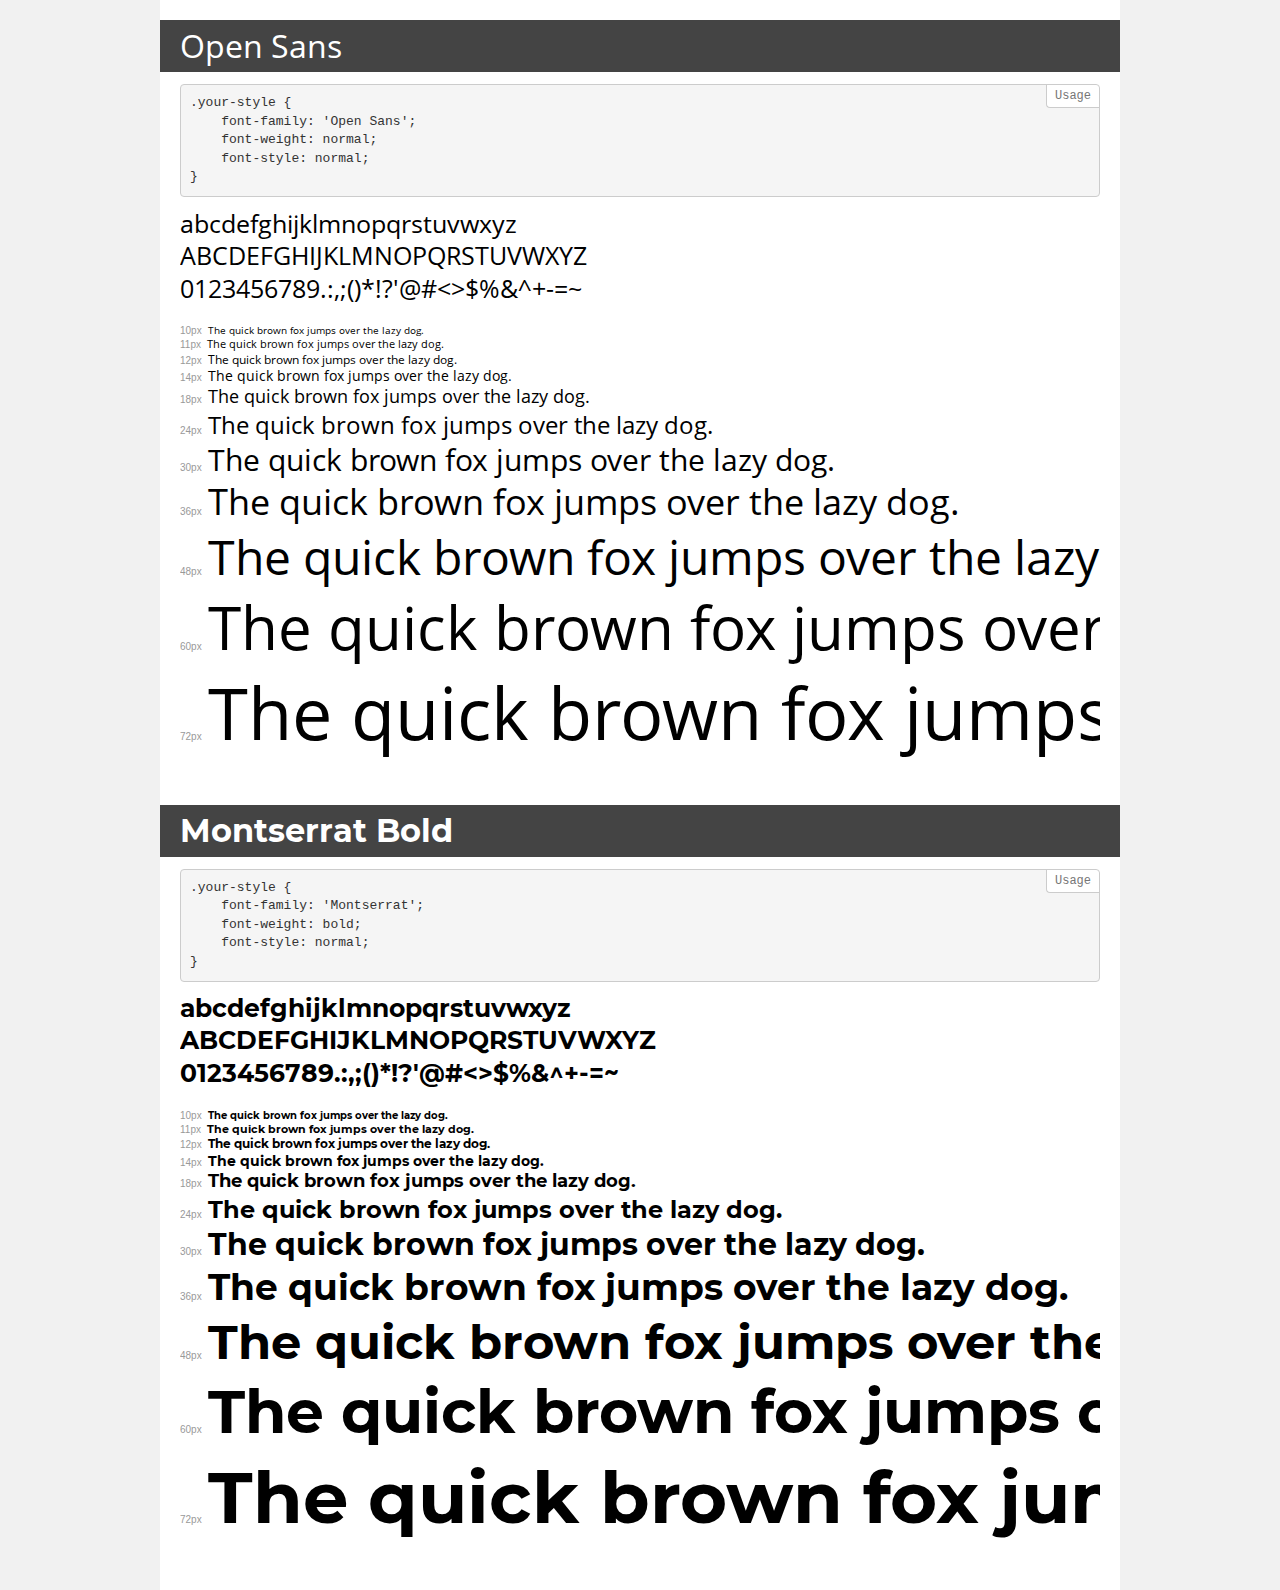
<file: fonts/demo.html>
<!DOCTYPE html>
<html>
<head>
    <meta charset="utf-8">
    <meta http-equiv="X-UA-Compatible" content="IE=edge">
    <meta name="viewport" content="width=device-width, initial-scale=1">
    <meta name="robots" content="noindex, noarchive">
    <meta name="format-detection" content="telephone=no">
    <title>Transfonter demo</title>
    <link href="stylesheet.css" rel="stylesheet">
    <style>
        /*
        http://meyerweb.com/eric/tools/css/reset/
        v2.0 | 20110126
        License: none (public domain)
        */
        html, body, div, span, applet, object, iframe,
        h1, h2, h3, h4, h5, h6, p, blockquote, pre,
        a, abbr, acronym, address, big, cite, code,
        del, dfn, em, img, ins, kbd, q, s, samp,
        small, strike, strong, sub, sup, tt, var,
        b, u, i, center,
        dl, dt, dd, ol, ul, li,
        fieldset, form, label, legend,
        table, caption, tbody, tfoot, thead, tr, th, td,
        article, aside, canvas, details, embed,
        figure, figcaption, footer, header, hgroup,
        menu, nav, output, ruby, section, summary,
        time, mark, audio, video {
            margin: 0;
            padding: 0;
            border: 0;
            font-size: 100%;
            font: inherit;
            vertical-align: baseline;
        }
        /* HTML5 display-role reset for older browsers */
        article, aside, details, figcaption, figure,
        footer, header, hgroup, menu, nav, section {
            display: block;
        }
        body {
            line-height: 1;
        }
        ol, ul {
            list-style: none;
        }
        blockquote, q {
            quotes: none;
        }
        blockquote:before, blockquote:after,
        q:before, q:after {
            content: '';
            content: none;
        }
        table {
            border-collapse: collapse;
            border-spacing: 0;
        }
        /* common styles */
        body {
            background: #f1f1f1;
            color: #000;
        }
        .page {
            background: #fff;
            width: 920px;
            margin: 0 auto;
            padding: 20px 20px 0 20px;
            overflow: hidden;
        }
        .font-container {
            overflow-x: auto;
            overflow-y: hidden;
            margin-bottom: 40px;
            line-height: 1.3;
            white-space: nowrap;
            padding-bottom: 5px;
        }
        h1 {
            position: relative;
            background: #444;
            font-size: 32px;
            color: #fff;
            padding: 10px 20px;
            margin: 0 -20px 12px -20px;
        }
        .letters {
            font-size: 25px;
            margin-bottom: 20px;
        }
        .s10:before {
            content: '10px';
        }
        .s11:before {
            content: '11px';
        }
        .s12:before {
            content: '12px';
        }
        .s14:before {
            content: '14px';
        }
        .s18:before {
            content: '18px';
        }
        .s24:before {
            content: '24px';
        }
        .s30:before {
            content: '30px';
        }
        .s36:before {
            content: '36px';
        }
        .s48:before {
            content: '48px';
        }
        .s60:before {
            content: '60px';
        }
        .s72:before {
            content: '72px';
        }
        .s10:before, .s11:before, .s12:before, .s14:before,
        .s18:before, .s24:before, .s30:before, .s36:before,
        .s48:before, .s60:before, .s72:before {
            font-family: Arial, sans-serif;
            font-size: 10px;
            font-weight: normal;
            font-style: normal;
            color: #999;
            padding-right: 6px;
        }
        pre {
            display: block;
            position: relative;
            padding: 9px;
            margin: 0 0 10px;
            font-family: Monaco, Menlo, Consolas, "Courier New", monospace !important;
            font-size: 13px;
            line-height: 1.428571429;
            color: #333;
            font-weight: normal !important;
            font-style: normal !important;
            background-color: #f5f5f5;
            border: 1px solid #ccc;
            overflow-x: auto;
            border-radius: 4px;
        }
        pre:after {
            display: block;
            position: absolute;
            right: 0;
            top: 0;
            content: 'Usage';
            line-height: 1;
            padding: 5px 8px;
            font-size: 12px;
            color: #767676;
            background-color: #fff;
            border: 1px solid #ccc;
            border-right: none;
            border-top: none;
            border-radius: 0 4px 0 4px;
            z-index: 10;
        }
        /* responsive */
        @media (max-width: 959px) {
            .page {
                width: auto;
                margin: 0;
            }
        }
    </style>
</head>
<body>
<div class="page">
    <div class="demo" style="font-family: 'Open Sans'; font-weight: normal; font-style: normal;">
        <h1>Open Sans</h1>
        <pre>.your-style {
    font-family: 'Open Sans';
    font-weight: normal;
    font-style: normal;
}</pre>
        <div class="font-container">
            <p class="letters">
                abcdefghijklmnopqrstuvwxyz<br>
ABCDEFGHIJKLMNOPQRSTUVWXYZ<br>
                0123456789.:,;()*!?'@#<>$%&^+-=~
            </p>
            <p class="s10" style="font-size: 10px;">The quick brown fox jumps over the lazy dog.</p>
            <p class="s11" style="font-size: 11px;">The quick brown fox jumps over the lazy dog.</p>
            <p class="s12" style="font-size: 12px;">The quick brown fox jumps over the lazy dog.</p>
            <p class="s14" style="font-size: 14px;">The quick brown fox jumps over the lazy dog.</p>
            <p class="s18" style="font-size: 18px;">The quick brown fox jumps over the lazy dog.</p>
            <p class="s24" style="font-size: 24px;">The quick brown fox jumps over the lazy dog.</p>
            <p class="s30" style="font-size: 30px;">The quick brown fox jumps over the lazy dog.</p>
            <p class="s36" style="font-size: 36px;">The quick brown fox jumps over the lazy dog.</p>
            <p class="s48" style="font-size: 48px;">The quick brown fox jumps over the lazy dog.</p>
            <p class="s60" style="font-size: 60px;">The quick brown fox jumps over the lazy dog.</p>
            <p class="s72" style="font-size: 72px;">The quick brown fox jumps over the lazy dog.</p>
        </div>
    </div>
    <div class="demo" style="font-family: 'Montserrat'; font-weight: bold; font-style: normal;">
        <h1>Montserrat Bold</h1>
        <pre>.your-style {
    font-family: 'Montserrat';
    font-weight: bold;
    font-style: normal;
}</pre>
        <div class="font-container">
            <p class="letters">
                abcdefghijklmnopqrstuvwxyz<br>
ABCDEFGHIJKLMNOPQRSTUVWXYZ<br>
                0123456789.:,;()*!?'@#<>$%&^+-=~
            </p>
            <p class="s10" style="font-size: 10px;">The quick brown fox jumps over the lazy dog.</p>
            <p class="s11" style="font-size: 11px;">The quick brown fox jumps over the lazy dog.</p>
            <p class="s12" style="font-size: 12px;">The quick brown fox jumps over the lazy dog.</p>
            <p class="s14" style="font-size: 14px;">The quick brown fox jumps over the lazy dog.</p>
            <p class="s18" style="font-size: 18px;">The quick brown fox jumps over the lazy dog.</p>
            <p class="s24" style="font-size: 24px;">The quick brown fox jumps over the lazy dog.</p>
            <p class="s30" style="font-size: 30px;">The quick brown fox jumps over the lazy dog.</p>
            <p class="s36" style="font-size: 36px;">The quick brown fox jumps over the lazy dog.</p>
            <p class="s48" style="font-size: 48px;">The quick brown fox jumps over the lazy dog.</p>
            <p class="s60" style="font-size: 60px;">The quick brown fox jumps over the lazy dog.</p>
            <p class="s72" style="font-size: 72px;">The quick brown fox jumps over the lazy dog.</p>
        </div>
    </div>
</div>
</body>
</html>
</file>
<file: fonts/stylesheet.css>
@font-face {
    font-family: 'Open Sans';
    src: url('OpenSans.eot');
    src: url('OpenSans.eot?#iefix') format('embedded-opentype'),
        url('OpenSans.woff2') format('woff2'),
        url('OpenSans.woff') format('woff'),
        url('OpenSans.ttf') format('truetype');
    font-weight: normal;
    font-style: normal;
}

@font-face {
    font-family: 'Montserrat';
    src: url('Montserrat-Bold.eot');
    src: url('Montserrat-Bold.eot?#iefix') format('embedded-opentype'),
        url('Montserrat-Bold.woff2') format('woff2'),
        url('Montserrat-Bold.woff') format('woff'),
        url('Montserrat-Bold.ttf') format('truetype');
    font-weight: bold;
    font-style: normal;
}
</file>
